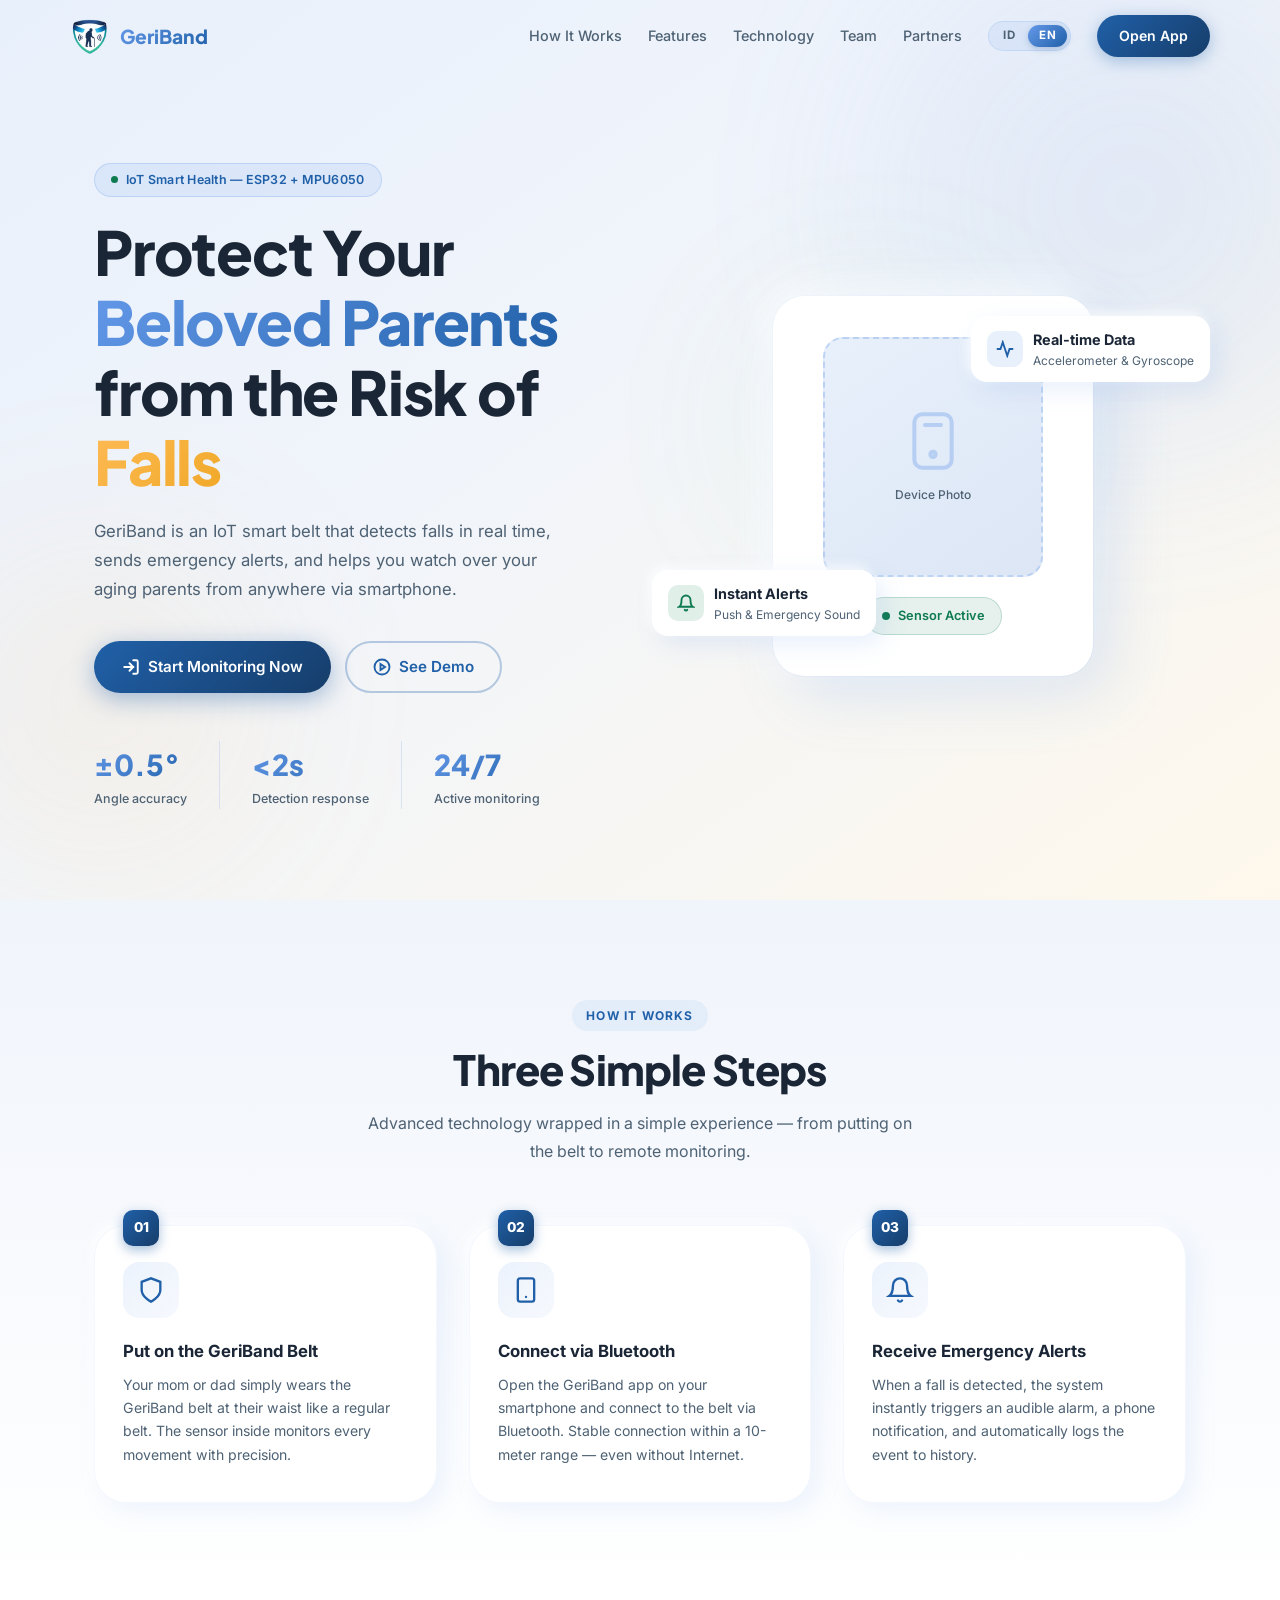
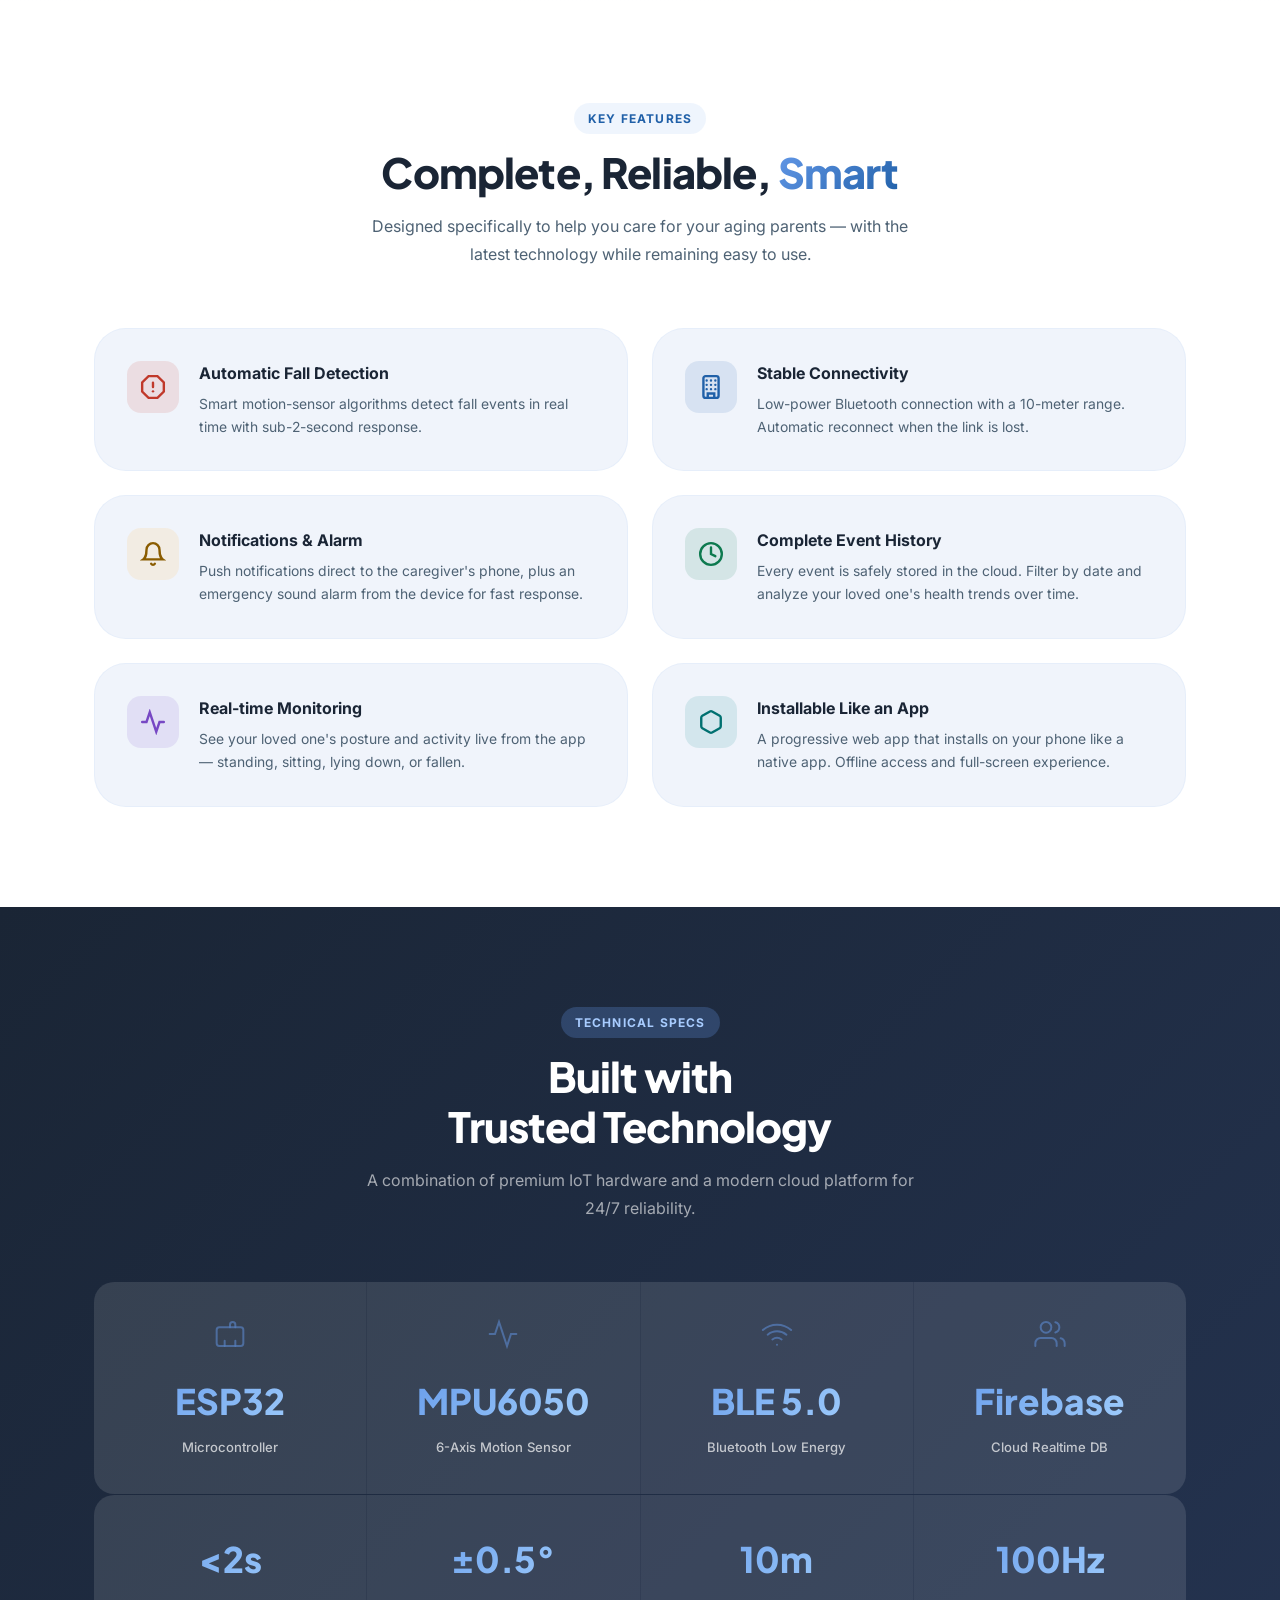
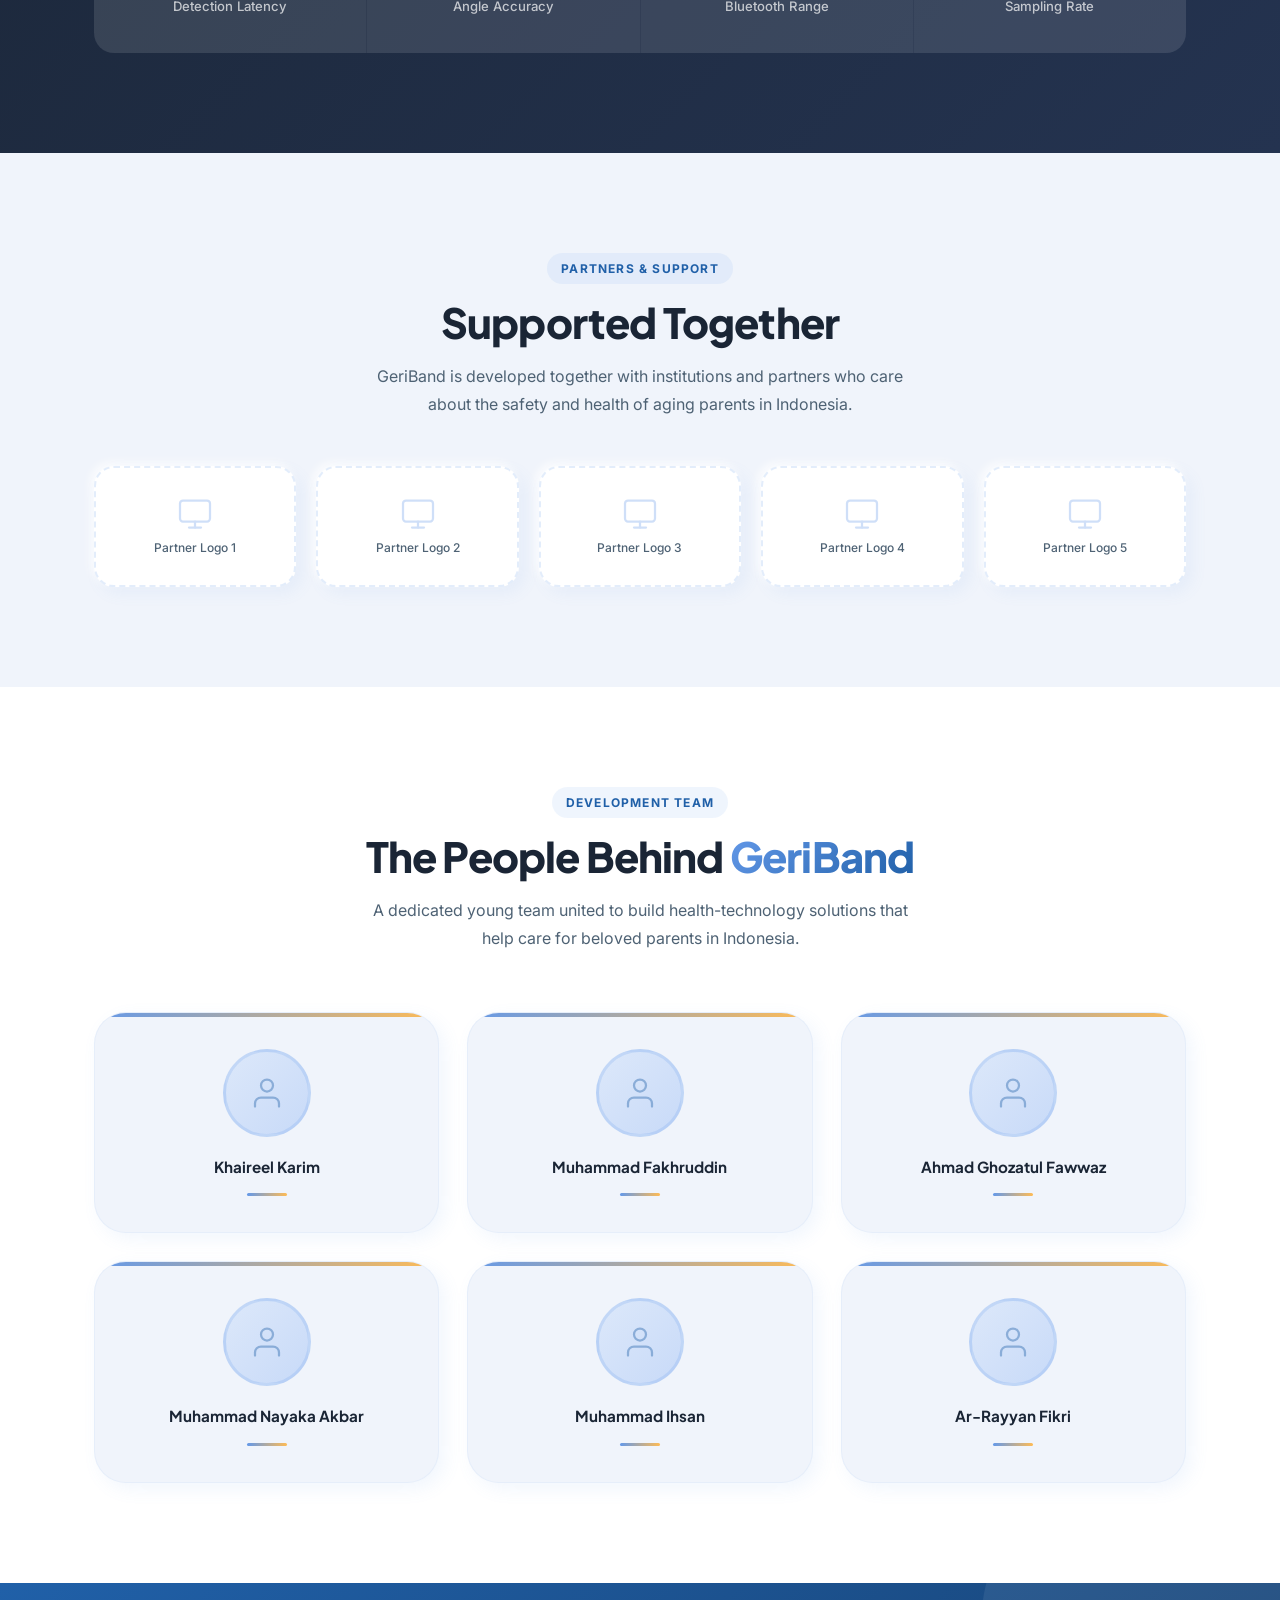
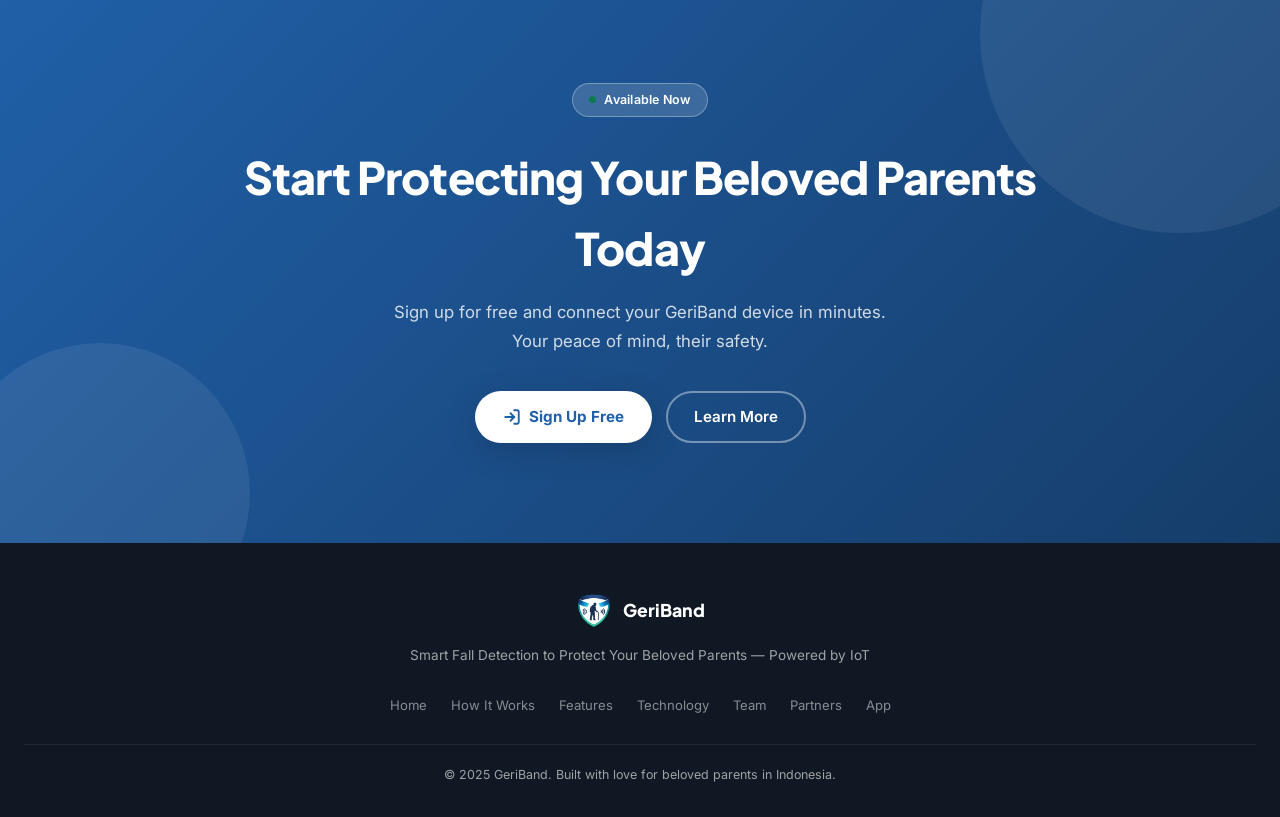
<file: index.html>
<!DOCTYPE html>
<html lang="id">
<head>
  <meta charset="UTF-8">
  <meta name="viewport" content="width=device-width, initial-scale=1.0">
  <meta name="description" data-i18n="meta.description" content="GeriBand — Sabuk pintar pendeteksi jatuh untuk menjaga orang tua tercinta yang sudah lanjut usia, berbasis IoT.">
  <meta name="theme-color" content="#6499e9">
  <title data-i18n="meta.title">GeriBand — Lindungi Orang Tua Tercinta dari Risiko Jatuh</title>
  <link rel="shortcut icon" href="assets/favicon.ico">
  <link rel="icon" type="image/png" sizes="32x32" href="assets/icon-32.png">
  <link rel="icon" type="image/png" sizes="16x16" href="assets/icon-16.png">
  <link rel="apple-touch-icon" sizes="180x180" href="assets/icon-192.png">
  <link rel="preconnect" href="https://fonts.googleapis.com">
  <link rel="preconnect" href="https://fonts.gstatic.com" crossorigin>
  <link href="https://fonts.googleapis.com/css2?family=Inter:wght@300;400;500;600;700;800;900&family=Plus+Jakarta+Sans:wght@400;500;600;700;800&display=swap" rel="stylesheet">
  <link rel="stylesheet" href="assets/index.css">

  <!-- ══════════════════════════════════════════════════
       Pre-load screen — shown until all assets are ready
       Inlined so it appears BEFORE the external CSS loads.
       ══════════════════════════════════════════════════ -->
  <style id="preload-styles">
    html, body { margin: 0; padding: 0; background: #eef1f8; }

    body.preloading { overflow: hidden !important; }
    body.preloading > *:not(#page-loader) { visibility: hidden !important; }

    #page-loader {
      position: fixed;
      inset: 0;
      background: #eef1f8;
      display: flex;
      align-items: center;
      justify-content: center;
      z-index: 99999;
      transition: opacity 0.45s ease, visibility 0.45s ease;
    }
    #page-loader.hidden {
      opacity: 0;
      visibility: hidden;
      pointer-events: none;
    }
    #page-loader .spinner {
      width: 54px;
      height: 54px;
      border: 4px solid rgba(91,140,216,0.18);
      border-top-color: #1e4e8c;
      border-radius: 50%;
      animation: pl-spin 0.9s linear infinite;
    }
    @keyframes pl-spin {
      to { transform: rotate(360deg); }
    }
    @media (prefers-reduced-motion: reduce) {
      #page-loader .spinner { animation-duration: 1.8s; }
    }
  </style>

</head>
<body class="preloading">

<!-- ══════════════════════════════════════════════════
     Pre-load spinner — removed once all assets are ready
     ══════════════════════════════════════════════════ -->
<div id="page-loader" role="status" aria-live="polite" aria-label="Memuat halaman">
  <div class="spinner"></div>
</div>

<!-- ── Navigation ── -->
<nav id="navbar">
  <div class="nav-inner">
    <a class="nav-logo" href="#hero">
      <img src="assets/icon.png" alt="GeriBand">
      <span class="nav-logo-name">GeriBand</span>
    </a>
    <div class="nav-links">
      <a href="#how-it-works"  data-i18n="nav.howItWorks">Cara Kerja</a>
      <a href="#features"      data-i18n="nav.features">Fitur</a>
      <a href="#tech"          data-i18n="nav.tech">Teknologi</a>
      <a href="#team"          data-i18n="nav.team">Tim</a>
      <a href="#partners"      data-i18n="nav.partners">Partner</a>
      <div class="lang-toggle" role="group" aria-label="Language">
        <button type="button" class="lang-btn active" data-lang="id" aria-label="Bahasa Indonesia">ID</button>
        <button type="button" class="lang-btn"        data-lang="en" aria-label="English">EN</button>
      </div>
      <a href="auth.html" class="nav-cta" data-i18n="nav.cta">Buka Aplikasi</a>
    </div>
    <button class="nav-hamburger" id="hamburgerBtn" aria-label="Menu">
      <svg width="22" height="22" viewBox="0 0 24 24" fill="none" stroke="currentColor" stroke-width="2.5" stroke-linecap="round">
        <line x1="3" y1="6" x2="21" y2="6"/>
        <line x1="3" y1="12" x2="21" y2="12"/>
        <line x1="3" y1="18" x2="21" y2="18"/>
      </svg>
    </button>
  </div>
</nav>

<!-- ── Mobile Menu ── -->
<div class="mobile-menu" id="mobileMenu">
  <a href="#how-it-works" onclick="closeMobile()" data-i18n="nav.howItWorks">Cara Kerja</a>
  <a href="#features"     onclick="closeMobile()" data-i18n="nav.features">Fitur</a>
  <a href="#tech"         onclick="closeMobile()" data-i18n="nav.tech">Teknologi</a>
  <a href="#team"         onclick="closeMobile()" data-i18n="nav.team">Tim</a>
  <a href="#partners"     onclick="closeMobile()" data-i18n="nav.partners">Partner</a>
  <div class="lang-toggle lang-toggle-mobile" role="group" aria-label="Language">
    <button type="button" class="lang-btn active" data-lang="id" aria-label="Bahasa Indonesia">ID</button>
    <button type="button" class="lang-btn"        data-lang="en" aria-label="English">EN</button>
  </div>
  <a href="auth.html" class="nav-cta" onclick="closeMobile()" data-i18n="nav.cta">Buka Aplikasi</a>
</div>

<!-- ══════════════════════════════════════════════ HERO ══ -->
<section class="hero" id="hero">
  <div class="hero-bg"></div>
  <div class="hero-blob hero-blob-1"></div>
  <div class="hero-blob hero-blob-2"></div>
  <div class="hero-blob hero-blob-3"></div>

  <div class="hero-inner">
    <div class="hero-content">
      <div class="hero-badge">
        <div class="hero-badge-dot"></div>
        <span data-i18n="hero.badge">IoT Smart Health</span>
      </div>
      <h1 class="hero-title">
        <span data-i18n="hero.titlePart1">Lindungi</span>
        <span class="gradient-text" data-i18n="hero.titleHighlight1">Orang Tua Tercinta</span><br>
        <span data-i18n="hero.titlePart2">dari Risiko</span>
        <span class="accent-text" data-i18n="hero.titleHighlight2">Jatuh</span>
      </h1>
      <p class="hero-desc" data-i18n="hero.desc">
        GeriBand adalah sabuk pintar berbasis IoT yang mendeteksi jatuh secara langsung,
        mengirim peringatan darurat, dan membantu Anda menjaga ayah-ibu tercinta yang sudah lanjut usia dari mana saja melalui smartphone.
      </p>
      <div class="hero-actions">
        <a href="auth.html" class="btn-primary">
          <svg width="18" height="18" viewBox="0 0 24 24" fill="none" stroke="currentColor" stroke-width="2.5" stroke-linecap="round">
            <path d="M15 3h4a2 2 0 0 1 2 2v14a2 2 0 0 1-2 2h-4"/>
            <polyline points="10 17 15 12 10 7"/>
            <line x1="15" y1="12" x2="3" y2="12"/>
          </svg>
          <span data-i18n="hero.ctaPrimary">Mulai Pantau Sekarang</span>
        </a>
        <a href="#how-it-works" class="btn-outline">
          <svg width="18" height="18" viewBox="0 0 24 24" fill="none" stroke="currentColor" stroke-width="2.5" stroke-linecap="round">
            <circle cx="12" cy="12" r="10"/>
            <polygon points="10 8 16 12 10 16 10 8"/>
          </svg>
          <span data-i18n="hero.ctaSecondary">Lihat Demo</span>
        </a>
      </div>
      <div class="hero-stats">
        <div>
          <div class="hero-stat-value">±0.5°</div>
          <div class="hero-stat-label" data-i18n="hero.stat1Label">Akurasi sudut</div>
        </div>
        <div class="hero-divider"></div>
        <div>
          <div class="hero-stat-value">&lt;2s</div>
          <div class="hero-stat-label" data-i18n="hero.stat2Label">Respons deteksi</div>
        </div>
        <div class="hero-divider"></div>
        <div>
          <div class="hero-stat-value">24/7</div>
          <div class="hero-stat-label" data-i18n="hero.stat3Label">Monitoring aktif</div>
        </div>
      </div>
    </div>

    <div class="hero-visual">
      <div class="hero-device-card">
        <div class="device-img-placeholder" id="deviceImgWrap">
          <svg width="64" height="64" viewBox="0 0 24 24" fill="none" stroke="#6499e9" stroke-width="1.5" stroke-linecap="round">
            <rect x="5" y="2" width="14" height="20" rx="3"/>
            <circle cx="12" cy="17" r="1"/>
            <line x1="9" y1="6" x2="15" y2="6"/>
          </svg>
          <span data-i18n="hero.devicePhoto">Foto Alat</span>
        </div>
        <div class="device-chip">
          <div class="device-chip-dot"></div>
          <span data-i18n="hero.sensorActive">Sensor Aktif</span>
        </div>
      </div>

      <div class="hero-float-card hero-float-card-1">
        <div class="float-icon float-icon-blue">
          <svg width="18" height="18" viewBox="0 0 24 24" fill="none" stroke="currentColor" stroke-width="2.5" stroke-linecap="round">
            <polyline points="22 12 18 12 15 21 9 3 6 12 2 12"/>
          </svg>
        </div>
        <div>
          <div class="float-card-title" data-i18n="hero.floatCard1Title">Data Real-time</div>
          <div class="float-card-sub"   data-i18n="hero.floatCard1Sub">Akselerometer &amp; Giroskop</div>
        </div>
      </div>

      <div class="hero-float-card hero-float-card-2">
        <div class="float-icon float-icon-green">
          <svg width="18" height="18" viewBox="0 0 24 24" fill="none" stroke="currentColor" stroke-width="2.5" stroke-linecap="round">
            <path d="M18 8A6 6 0 0 0 6 8c0 7-3 9-3 9h18s-3-2-3-9"/>
            <path d="M13.73 21a2 2 0 0 1-3.46 0"/>
          </svg>
        </div>
        <div>
          <div class="float-card-title" data-i18n="hero.floatCard2Title">Notifikasi Instan</div>
          <div class="float-card-sub"   data-i18n="hero.floatCard2Sub">Push &amp; Suara Darurat</div>
        </div>
      </div>
    </div>
  </div>
</section>

<!-- ══════════════════════════════════════ HOW IT WORKS ══ -->
<section class="section hiw-bg" id="how-it-works">
  <div class="container">
    <div class="text-center fade-in">
      <span class="section-tag"    data-i18n="hiw.tag">Cara Kerja</span>
      <h2 class="section-title"    data-i18n="hiw.title">Tiga Langkah Mudah</h2>
      <p  class="section-desc centered" data-i18n="hiw.desc">
        Teknologi canggih yang dikemas menjadi pengalaman sederhana — dari pemasangan sabuk hingga pemantauan jarak jauh.
      </p>
    </div>

    <div class="steps-grid">
      <div class="step-card fade-in fade-in-delay-1">
        <div class="step-number">01</div>
        <div class="step-icon">
          <svg width="28" height="28" viewBox="0 0 24 24" fill="none" stroke="currentColor" stroke-width="2" stroke-linecap="round">
            <path d="M12 22s8-4 8-10V5l-8-3-8 3v7c0 6 8 10 8 10z"/>
          </svg>
        </div>
        <div class="step-title"      data-i18n="hiw.step1Title">Pasang Sabuk GeriBand</div>
        <p class="step-desc"         data-i18n="hiw.step1Desc">Ayah atau ibu cukup memakai sabuk GeriBand di pinggang seperti sabuk biasa. Sensor di dalamnya siap memantau setiap gerakan dengan presisi.</p>
      </div>

      <div class="step-card fade-in fade-in-delay-2">
        <div class="step-number">02</div>
        <div class="step-icon">
          <svg width="28" height="28" viewBox="0 0 24 24" fill="none" stroke="currentColor" stroke-width="2" stroke-linecap="round">
            <rect x="5" y="2" width="14" height="20" rx="2"/>
            <path d="M12 18h.01"/>
          </svg>
        </div>
        <div class="step-title"      data-i18n="hiw.step2Title">Hubungkan via Bluetooth</div>
        <p class="step-desc"         data-i18n="hiw.step2Desc">Buka aplikasi GeriBand di smartphone, lalu hubungkan ke sabuk melalui Bluetooth. Koneksi stabil dalam radius 10 meter tanpa Internet sekalipun.</p>
      </div>

      <div class="step-card fade-in fade-in-delay-3">
        <div class="step-number">03</div>
        <div class="step-icon">
          <svg width="28" height="28" viewBox="0 0 24 24" fill="none" stroke="currentColor" stroke-width="2" stroke-linecap="round">
            <path d="M18 8A6 6 0 0 0 6 8c0 7-3 9-3 9h18s-3-2-3-9"/>
            <path d="M13.73 21a2 2 0 0 1-3.46 0"/>
          </svg>
        </div>
        <div class="step-title"      data-i18n="hiw.step3Title">Terima Peringatan Darurat</div>
        <p class="step-desc"         data-i18n="hiw.step3Desc">Saat jatuh terdeteksi, sistem langsung memicu alarm suara, notifikasi ke ponsel, dan mencatat kejadian ke riwayat secara otomatis.</p>
      </div>
    </div>
  </div>
</section>

<!-- ══════════════════════════════════════════ FEATURES ══ -->
<section class="section features-bg" id="features">
  <div class="container">
    <div class="text-center fade-in">
      <span class="section-tag" data-i18n="feat.tag">Fitur Unggulan</span>
      <h2 class="section-title">
        <span data-i18n="feat.titlePart1">Lengkap, Andal,</span>
        <span class="gradient-text" data-i18n="feat.titleHighlight">Cerdas</span>
      </h2>
      <p class="section-desc centered" data-i18n="feat.desc">
        Dirancang khusus untuk membantu Anda menjaga orang tua tercinta yang sudah lanjut usia — dengan teknologi terkini yang tetap mudah digunakan.
      </p>
    </div>

    <div class="features-grid">
      <div class="feature-card fade-in fade-in-delay-1">
        <div class="feature-icon fi-red">
          <svg width="26" height="26" viewBox="0 0 24 24" fill="none" stroke="currentColor" stroke-width="2.2" stroke-linecap="round">
            <polygon points="7.86 2 16.14 2 22 7.86 22 16.14 16.14 22 7.86 22 2 16.14 2 7.86 7.86 2"/>
            <line x1="12" y1="8" x2="12" y2="12"/>
            <line x1="12" y1="16" x2="12.01" y2="16"/>
          </svg>
        </div>
        <div class="feature-body">
          <div class="feature-title" data-i18n="feat.1Title">Deteksi Jatuh Otomatis</div>
          <p class="feature-desc"    data-i18n="feat.1Desc">Algoritma cerdas berbasis sensor gerak mendeteksi kejadian jatuh secara real-time dengan respons kurang dari 2 detik.</p>
        </div>
      </div>

      <div class="feature-card fade-in fade-in-delay-2">
        <div class="feature-icon fi-blue">
          <svg width="26" height="26" viewBox="0 0 24 24" fill="none" stroke="currentColor" stroke-width="2.2" stroke-linecap="round">
            <rect x="5" y="2" width="14" height="20" rx="2"/>
            <path d="M9 22v-4h6v4"/>
            <path d="M8 6h.01M12 6h.01M16 6h.01M8 10h.01M12 10h.01M16 10h.01M8 14h.01M12 14h.01M16 14h.01"/>
          </svg>
        </div>
        <div class="feature-body">
          <div class="feature-title" data-i18n="feat.2Title">Konektivitas Stabil</div>
          <p class="feature-desc"    data-i18n="feat.2Desc">Koneksi Bluetooth hemat daya dengan jangkauan 10 meter. Otomatis menyambung ulang saat koneksi terputus.</p>
        </div>
      </div>

      <div class="feature-card fade-in fade-in-delay-3">
        <div class="feature-icon fi-yellow">
          <svg width="26" height="26" viewBox="0 0 24 24" fill="none" stroke="currentColor" stroke-width="2.2" stroke-linecap="round">
            <path d="M18 8A6 6 0 0 0 6 8c0 7-3 9-3 9h18s-3-2-3-9"/>
            <path d="M13.73 21a2 2 0 0 1-3.46 0"/>
          </svg>
        </div>
        <div class="feature-body">
          <div class="feature-title" data-i18n="feat.3Title">Notifikasi &amp; Alarm</div>
          <p class="feature-desc"    data-i18n="feat.3Desc">Notifikasi push langsung ke ponsel pengasuh, disertai alarm suara darurat dari perangkat untuk respons cepat.</p>
        </div>
      </div>

      <div class="feature-card fade-in fade-in-delay-4">
        <div class="feature-icon fi-green">
          <svg width="26" height="26" viewBox="0 0 24 24" fill="none" stroke="currentColor" stroke-width="2.2" stroke-linecap="round">
            <circle cx="12" cy="12" r="10"/>
            <polyline points="12 6 12 12 16 14"/>
          </svg>
        </div>
        <div class="feature-body">
          <div class="feature-title" data-i18n="feat.4Title">Riwayat Kejadian Lengkap</div>
          <p class="feature-desc"    data-i18n="feat.4Desc">Semua kejadian tersimpan aman di cloud. Filter berdasarkan tanggal dan pantau tren kesehatan orang tua tercinta dari waktu ke waktu.</p>
        </div>
      </div>

      <div class="feature-card fade-in fade-in-delay-5">
        <div class="feature-icon fi-purple">
          <svg width="26" height="26" viewBox="0 0 24 24" fill="none" stroke="currentColor" stroke-width="2.2" stroke-linecap="round">
            <polyline points="22 12 18 12 15 21 9 3 6 12 2 12"/>
          </svg>
        </div>
        <div class="feature-body">
          <div class="feature-title" data-i18n="feat.5Title">Pantauan Real-time</div>
          <p class="feature-desc"    data-i18n="feat.5Desc">Pantau posisi dan aktivitas orang tua tercinta secara langsung dari aplikasi — berdiri, duduk, berbaring, atau jatuh.</p>
        </div>
      </div>

      <div class="feature-card fade-in fade-in-delay-1">
        <div class="feature-icon fi-teal">
          <svg width="26" height="26" viewBox="0 0 24 24" fill="none" stroke="currentColor" stroke-width="2.2" stroke-linecap="round">
            <path d="M21 16V8a2 2 0 0 0-1-1.73l-7-4a2 2 0 0 0-2 0l-7 4A2 2 0 0 0 3 8v8a2 2 0 0 0 1 1.73l7 4a2 2 0 0 0 2 0l7-4A2 2 0 0 0 21 16z"/>
          </svg>
        </div>
        <div class="feature-body">
          <div class="feature-title" data-i18n="feat.6Title">Bisa di-Install seperti Aplikasi</div>
          <p class="feature-desc"    data-i18n="feat.6Desc">Aplikasi web progresif yang dapat diinstal di HP seperti aplikasi native. Akses offline dan tampilan full-screen.</p>
        </div>
      </div>
    </div>
  </div>
</section>

<!-- ══════════════════════════════════════ TECH SPECS ══ -->
<section class="section specs-bg" id="tech">
  <div class="container">
    <div class="text-center fade-in">
      <span class="section-tag" data-i18n="tech.tag">Spesifikasi Teknis</span>
      <h2 class="section-title">
        <span data-i18n="tech.titlePart1">Dibangun dengan</span><br>
        <span data-i18n="tech.titlePart2">Teknologi Terpercaya</span>
      </h2>
      <p class="section-desc centered" style="color:rgba(255,255,255,0.6);" data-i18n="tech.desc">
        Kombinasi hardware IoT berkualitas tinggi dengan platform cloud modern untuk keandalan 24/7.
      </p>
    </div>

    <div class="specs-grid fade-in fade-in-delay-1">
      <div class="spec-item">
        <div class="spec-icon">
          <svg width="32" height="32" viewBox="0 0 24 24" fill="none" stroke="rgba(100,153,233,0.7)" stroke-width="1.5" stroke-linecap="round">
            <rect x="2" y="7" width="20" height="14" rx="2"/>
            <path d="M16 7V5a2 2 0 0 0-4 0v2M8 21v-4M16 21v-4"/>
          </svg>
        </div>
        <div class="spec-value">ESP32</div>
        <div class="spec-label" data-i18n="tech.spec1">Mikrokontroler</div>
      </div>
      <div class="spec-item">
        <div class="spec-icon">
          <svg width="32" height="32" viewBox="0 0 24 24" fill="none" stroke="rgba(100,153,233,0.7)" stroke-width="1.5" stroke-linecap="round">
            <polyline points="22 12 18 12 15 21 9 3 6 12 2 12"/>
          </svg>
        </div>
        <div class="spec-value">MPU6050</div>
        <div class="spec-label" data-i18n="tech.spec2">Sensor Gerak 6-Axis</div>
      </div>
      <div class="spec-item">
        <div class="spec-icon">
          <svg width="32" height="32" viewBox="0 0 24 24" fill="none" stroke="rgba(100,153,233,0.7)" stroke-width="1.5" stroke-linecap="round">
            <path d="M5 12.55a11 11 0 0 1 14.08 0"/>
            <path d="M1.42 9a16 16 0 0 1 21.16 0"/>
            <path d="M8.53 16.11a6 6 0 0 1 6.95 0"/>
            <line x1="12" y1="20" x2="12.01" y2="20"/>
          </svg>
        </div>
        <div class="spec-value">BLE 5.0</div>
        <div class="spec-label" data-i18n="tech.spec3">Bluetooth Low Energy</div>
      </div>
      <div class="spec-item">
        <div class="spec-icon">
          <svg width="32" height="32" viewBox="0 0 24 24" fill="none" stroke="rgba(100,153,233,0.7)" stroke-width="1.5" stroke-linecap="round">
            <path d="M17 21v-2a4 4 0 0 0-4-4H5a4 4 0 0 0-4 4v2"/>
            <circle cx="9" cy="7" r="4"/>
            <path d="M23 21v-2a4 4 0 0 0-3-3.87"/>
            <path d="M16 3.13a4 4 0 0 1 0 7.75"/>
          </svg>
        </div>
        <div class="spec-value">Firebase</div>
        <div class="spec-label" data-i18n="tech.spec4">Cloud Realtime DB</div>
      </div>
    </div>

    <div class="specs-grid fade-in fade-in-delay-2" style="margin-top:1px;">
      <div class="spec-item">
        <div class="spec-value">&lt;2s</div>
        <div class="spec-label" data-i18n="tech.spec5">Latensi Deteksi</div>
      </div>
      <div class="spec-item">
        <div class="spec-value">±0.5°</div>
        <div class="spec-label" data-i18n="tech.spec6">Akurasi Sudut</div>
      </div>
      <div class="spec-item">
        <div class="spec-value">10m</div>
        <div class="spec-label" data-i18n="tech.spec7">Jangkauan Bluetooth</div>
      </div>
      <div class="spec-item">
        <div class="spec-value">100Hz</div>
        <div class="spec-label" data-i18n="tech.spec8">Sampling Rate</div>
      </div>
    </div>
  </div>
</section>

<!-- ══════════════════════════════════════════ PARTNERS ══ -->
<section class="section partners-bg" id="partners">
  <div class="container">
    <div class="text-center fade-in">
      <span class="section-tag"      data-i18n="part.tag">Partner &amp; Dukungan</span>
      <h2 class="section-title"      data-i18n="part.title">Didukung Bersama</h2>
      <p class="section-desc centered" data-i18n="part.desc">
        GeriBand dikembangkan bersama institusi dan mitra yang peduli terhadap keselamatan dan kesehatan orang tua tercinta di Indonesia.
      </p>
    </div>

    <div class="partners-grid">
      <div class="partner-slot fade-in fade-in-delay-1">
        <div class="partner-placeholder">
          <svg width="36" height="36" viewBox="0 0 24 24" fill="none" stroke="#6499e9" stroke-width="1.5" stroke-linecap="round">
            <rect x="2" y="3" width="20" height="14" rx="2"/>
            <line x1="8" y1="21" x2="16" y2="21"/>
            <line x1="12" y1="17" x2="12" y2="21"/>
          </svg>
          <span><span data-i18n="part.logo">Logo Partner</span> 1</span>
        </div>
      </div>

      <div class="partner-slot fade-in fade-in-delay-2">
        <div class="partner-placeholder">
          <svg width="36" height="36" viewBox="0 0 24 24" fill="none" stroke="#6499e9" stroke-width="1.5" stroke-linecap="round">
            <rect x="2" y="3" width="20" height="14" rx="2"/>
            <line x1="8" y1="21" x2="16" y2="21"/>
            <line x1="12" y1="17" x2="12" y2="21"/>
          </svg>
          <span><span data-i18n="part.logo">Logo Partner</span> 2</span>
        </div>
      </div>

      <div class="partner-slot fade-in fade-in-delay-3">
        <div class="partner-placeholder">
          <svg width="36" height="36" viewBox="0 0 24 24" fill="none" stroke="#6499e9" stroke-width="1.5" stroke-linecap="round">
            <rect x="2" y="3" width="20" height="14" rx="2"/>
            <line x1="8" y1="21" x2="16" y2="21"/>
            <line x1="12" y1="17" x2="12" y2="21"/>
          </svg>
          <span><span data-i18n="part.logo">Logo Partner</span> 3</span>
        </div>
      </div>

      <div class="partner-slot fade-in fade-in-delay-4">
        <div class="partner-placeholder">
          <svg width="36" height="36" viewBox="0 0 24 24" fill="none" stroke="#6499e9" stroke-width="1.5" stroke-linecap="round">
            <rect x="2" y="3" width="20" height="14" rx="2"/>
            <line x1="8" y1="21" x2="16" y2="21"/>
            <line x1="12" y1="17" x2="12" y2="21"/>
          </svg>
          <span><span data-i18n="part.logo">Logo Partner</span> 4</span>
        </div>
      </div>

      <div class="partner-slot fade-in fade-in-delay-5">
        <div class="partner-placeholder">
          <svg width="36" height="36" viewBox="0 0 24 24" fill="none" stroke="#6499e9" stroke-width="1.5" stroke-linecap="round">
            <rect x="2" y="3" width="20" height="14" rx="2"/>
            <line x1="8" y1="21" x2="16" y2="21"/>
            <line x1="12" y1="17" x2="12" y2="21"/>
          </svg>
          <span><span data-i18n="part.logo">Logo Partner</span> 5</span>
        </div>
      </div>
    </div>
  </div>
</section>

<!-- ═══════════════════════════════════════════════ TEAM ══ -->
<section class="section team-bg" id="team">
  <div class="container">
    <div class="text-center fade-in">
      <span class="section-tag" data-i18n="team.tag">Tim Pengembang</span>
      <h2 class="section-title">
        <span data-i18n="team.titlePart1">Orang-orang di Balik</span>
        <span class="gradient-text">GeriBand</span>
      </h2>
      <p class="section-desc centered" data-i18n="team.desc">
        Tim muda berdedikasi yang bersatu untuk menciptakan solusi teknologi kesehatan untuk menjaga orang tua tercinta di Indonesia.
      </p>
    </div>

    <div class="team-grid">

      <div class="team-card fade-in fade-in-delay-1">
        <div class="team-avatar">
          <div class="team-avatar-placeholder">
            <svg width="36" height="36" viewBox="0 0 24 24" fill="none" stroke="currentColor" stroke-width="1.5" stroke-linecap="round">
              <path d="M20 21v-2a4 4 0 0 0-4-4H8a4 4 0 0 0-4 4v2"/>
              <circle cx="12" cy="7" r="4"/>
            </svg>
          </div>
        </div>
        <div class="team-name">Khaireel Karim</div>
        <div class="team-divider"></div>
      </div>

      <div class="team-card fade-in fade-in-delay-2">
        <div class="team-avatar">
          <div class="team-avatar-placeholder">
            <svg width="36" height="36" viewBox="0 0 24 24" fill="none" stroke="currentColor" stroke-width="1.5" stroke-linecap="round">
              <path d="M20 21v-2a4 4 0 0 0-4-4H8a4 4 0 0 0-4 4v2"/>
              <circle cx="12" cy="7" r="4"/>
            </svg>
          </div>
        </div>
        <div class="team-name">Muhammad Fakhruddin</div>
        <div class="team-divider"></div>
      </div>

      <div class="team-card fade-in fade-in-delay-3">
        <div class="team-avatar">
          <div class="team-avatar-placeholder">
            <svg width="36" height="36" viewBox="0 0 24 24" fill="none" stroke="currentColor" stroke-width="1.5" stroke-linecap="round">
              <path d="M20 21v-2a4 4 0 0 0-4-4H8a4 4 0 0 0-4 4v2"/>
              <circle cx="12" cy="7" r="4"/>
            </svg>
          </div>
        </div>
        <div class="team-name">Ahmad Ghozatul Fawwaz</div>
        <div class="team-divider"></div>
      </div>

      <div class="team-card fade-in fade-in-delay-4">
        <div class="team-avatar">
          <div class="team-avatar-placeholder">
            <svg width="36" height="36" viewBox="0 0 24 24" fill="none" stroke="currentColor" stroke-width="1.5" stroke-linecap="round">
              <path d="M20 21v-2a4 4 0 0 0-4-4H8a4 4 0 0 0-4 4v2"/>
              <circle cx="12" cy="7" r="4"/>
            </svg>
          </div>
        </div>
        <div class="team-name">Muhammad Nayaka Akbar</div>
        <div class="team-divider"></div>
      </div>

      <div class="team-card fade-in fade-in-delay-5">
        <div class="team-avatar">
          <div class="team-avatar-placeholder">
            <svg width="36" height="36" viewBox="0 0 24 24" fill="none" stroke="currentColor" stroke-width="1.5" stroke-linecap="round">
              <path d="M20 21v-2a4 4 0 0 0-4-4H8a4 4 0 0 0-4 4v2"/>
              <circle cx="12" cy="7" r="4"/>
            </svg>
          </div>
        </div>
        <div class="team-name">Muhammad Ihsan</div>
        <div class="team-divider"></div>
      </div>

      <div class="team-card fade-in fade-in-delay-1">
        <div class="team-avatar">
          <div class="team-avatar-placeholder">
            <svg width="36" height="36" viewBox="0 0 24 24" fill="none" stroke="currentColor" stroke-width="1.5" stroke-linecap="round">
              <path d="M20 21v-2a4 4 0 0 0-4-4H8a4 4 0 0 0-4 4v2"/>
              <circle cx="12" cy="7" r="4"/>
            </svg>
          </div>
        </div>
        <div class="team-name">Ar-Rayyan Fikri</div>
        <div class="team-divider"></div>
      </div>

    </div>
  </div>
</section>

<!-- ══════════════════════════════════════════════ CTA ══ -->
<section class="cta-section" id="cta">
  <div class="cta-blob cta-blob-1"></div>
  <div class="cta-blob cta-blob-2"></div>
  <div class="container cta-inner text-center fade-in">
    <div class="hero-badge" style="justify-content:center;background:rgba(255,255,255,0.15);border-color:rgba(255,255,255,0.3);color:#fff;margin-bottom:24px;">
      <div class="hero-badge-dot"></div>
      <span data-i18n="cta.badge">Tersedia Sekarang</span>
    </div>
    <h2 class="cta-title" data-i18n="cta.title" data-i18n-html>Mulai Lindungi Orang Tua Tercinta<br>Hari Ini</h2>
    <p class="cta-desc"   data-i18n="cta.desc"  data-i18n-html>
      Daftar gratis dan hubungkan perangkat GeriBand dalam hitungan menit.<br>
      Ketenangan pikiran Anda, keselamatan mereka.
    </p>
    <div class="cta-actions">
      <a href="auth.html" class="btn-white">
        <svg width="18" height="18" viewBox="0 0 24 24" fill="none" stroke="currentColor" stroke-width="2.5" stroke-linecap="round">
          <path d="M15 3h4a2 2 0 0 1 2 2v14a2 2 0 0 1-2 2h-4"/>
          <polyline points="10 17 15 12 10 7"/>
          <line x1="15" y1="12" x2="3" y2="12"/>
        </svg>
        <span data-i18n="cta.primary">Daftar Gratis</span>
      </a>
      <a href="#how-it-works" class="btn-white-outline" data-i18n="cta.secondary">Pelajari Lebih Lanjut</a>
    </div>
  </div>
</section>

<!-- ═══════════════════════════════════════════ FOOTER ══ -->
<footer>
  <div class="footer-logo">
    <img src="assets/icon.png" alt="GeriBand">
    <span class="footer-logo-name">GeriBand</span>
  </div>
  <p class="footer-tagline" data-i18n="footer.tagline">Pendeteksi Jatuh Cerdas untuk Menjaga Orang Tua Tercinta — Didukung IoT</p>
  <div class="footer-links">
    <a href="#hero"          data-i18n="footer.home">Beranda</a>
    <a href="#how-it-works"  data-i18n="nav.howItWorks">Cara Kerja</a>
    <a href="#features"      data-i18n="nav.features">Fitur</a>
    <a href="#tech"          data-i18n="nav.tech">Teknologi</a>
    <a href="#team"          data-i18n="nav.team">Tim</a>
    <a href="#partners"      data-i18n="nav.partners">Partner</a>
    <a href="auth.html"      data-i18n="footer.app">Aplikasi</a>
  </div>
  <div class="footer-copy" data-i18n="footer.copy">
    &copy; 2025 GeriBand. Dikembangkan dengan cinta untuk orang tua tercinta di Indonesia.
  </div>
</footer>

<script>
  /* ══════════════════════════════════════════════════
     i18n — Bilingual toggle (ID / EN)
     ══════════════════════════════════════════════════ */
  const I18N = {
    id: {
      'meta.title':        'GeriBand — Lindungi Orang Tua Tercinta dari Risiko Jatuh',
      'meta.description':  'GeriBand — Sabuk pintar pendeteksi jatuh untuk menjaga orang tua tercinta yang sudah lanjut usia, berbasis IoT.',

      'nav.howItWorks':    'Cara Kerja',
      'nav.features':      'Fitur',
      'nav.tech':          'Teknologi',
      'nav.team':          'Tim',
      'nav.partners':      'Partner',
      'nav.cta':           'Buka Aplikasi',

      'hero.badge':        'IoT Smart Health ',
      'hero.titlePart1':   'Lindungi',
      'hero.titleHighlight1': 'Orang Tua Tercinta',
      'hero.titlePart2':   'dari Risiko',
      'hero.titleHighlight2': 'Jatuh',
      'hero.desc':         'GeriBand adalah sabuk pintar berbasis IoT yang mendeteksi jatuh secara langsung, mengirim peringatan darurat, dan membantu Anda menjaga ayah-ibu tercinta yang sudah lanjut usia dari mana saja melalui smartphone.',
      'hero.ctaPrimary':   'Mulai Pantau Sekarang',
      'hero.ctaSecondary': 'Lihat Demo',
      'hero.stat1Label':   'Akurasi sudut',
      'hero.stat2Label':   'Respons deteksi',
      'hero.stat3Label':   'Pemantauan aktif',
      'hero.devicePhoto':  'Foto Alat',
      'hero.sensorActive': 'Sensor Aktif',
      'hero.floatCard1Title': 'Data Real-time',
      'hero.floatCard1Sub':   'Akselerometer & Giroskop',
      'hero.floatCard2Title': 'Notifikasi Instan',
      'hero.floatCard2Sub':   'Push & Suara Darurat',

      'hiw.tag':           'Cara Kerja',
      'hiw.title':         'Tiga Langkah Mudah',
      'hiw.desc':          'Teknologi canggih yang dikemas menjadi pengalaman sederhana — dari pemasangan sabuk hingga pemantauan jarak jauh.',
      'hiw.step1Title':    'Pasang Sabuk GeriBand',
      'hiw.step1Desc':     'Ayah atau ibu cukup memakai sabuk GeriBand di pinggang seperti sabuk biasa. Sensor di dalamnya siap memantau setiap gerakan dengan presisi.',
      'hiw.step2Title':    'Hubungkan via Bluetooth',
      'hiw.step2Desc':     'Buka aplikasi GeriBand di smartphone, lalu hubungkan ke sabuk melalui Bluetooth. Koneksi stabil dalam radius 10 meter tanpa Internet sekalipun.',
      'hiw.step3Title':    'Terima Peringatan Darurat',
      'hiw.step3Desc':     'Saat jatuh terdeteksi, sistem langsung memicu alarm suara, notifikasi ke ponsel, dan mencatat kejadian ke riwayat secara otomatis.',

      'feat.tag':          'Fitur Unggulan',
      'feat.titlePart1':   'Lengkap, Andal,',
      'feat.titleHighlight': 'Cerdas',
      'feat.desc':         'Dirancang khusus untuk membantu Anda menjaga orang tua tercinta yang sudah lanjut usia — dengan teknologi terkini yang tetap mudah digunakan.',
      'feat.1Title':       'Deteksi Jatuh Otomatis',
      'feat.1Desc':        'Algoritma cerdas berbasis sensor gerak mendeteksi kejadian jatuh secara real-time dengan respons kurang dari 2 detik.',
      'feat.2Title':       'Konektivitas Stabil',
      'feat.2Desc':        'Koneksi Bluetooth hemat daya dengan jangkauan 10 meter. Otomatis menyambung ulang saat koneksi terputus.',
      'feat.3Title':       'Notifikasi & Alarm',
      'feat.3Desc':        'Notifikasi push langsung ke ponsel pengasuh, disertai alarm suara darurat dari perangkat untuk respons cepat.',
      'feat.4Title':       'Riwayat Kejadian Lengkap',
      'feat.4Desc':        'Semua kejadian tersimpan aman di cloud. Filter berdasarkan tanggal dan pantau tren kesehatan orang tua tercinta dari waktu ke waktu.',
      'feat.5Title':       'Pantauan Real-time',
      'feat.5Desc':        'Pantau posisi dan aktivitas orang tua tercinta secara langsung dari aplikasi — berdiri, duduk, berbaring, atau jatuh.',
      'feat.6Title':       'Bisa di-Install seperti Aplikasi',
      'feat.6Desc':        'Aplikasi web progresif yang dapat diinstal di HP seperti aplikasi native. Akses offline dan tampilan full-screen.',

      'tech.tag':          'Spesifikasi Teknis',
      'tech.titlePart1':   'Dibangun dengan',
      'tech.titlePart2':   'Teknologi Terpercaya',
      'tech.desc':         'Kombinasi hardware IoT berkualitas tinggi dengan platform cloud modern untuk keandalan 24/7.',
      'tech.spec1':        'Mikrokontroler',
      'tech.spec2':        'Sensor Gerak 6-Axis',
      'tech.spec3':        'Bluetooth Low Energy',
      'tech.spec4':        'Cloud Realtime DB',
      'tech.spec5':        'Latensi Deteksi',
      'tech.spec6':        'Akurasi Sudut',
      'tech.spec7':        'Jangkauan Bluetooth',
      'tech.spec8':        'Sampling Rate',

      'part.tag':          'Partner & Dukungan',
      'part.title':        'Didukung Bersama',
      'part.desc':         'GeriBand dikembangkan bersama institusi dan mitra yang peduli terhadap keselamatan dan kesehatan orang tua tercinta di Indonesia.',
      'part.logo':         'Logo Partner',

      'team.tag':          'Tim Pengembang',
      'team.titlePart1':   'Orang-orang di Balik',
      'team.desc':         'Tim muda berdedikasi yang bersatu untuk menciptakan solusi teknologi kesehatan untuk menjaga orang tua tercinta di Indonesia.',
      'cta.badge':         'Tersedia Sekarang',
      'cta.title':         'Mulai Lindungi Orang Tua Tercinta<br>Hari Ini',
      'cta.desc':          'Daftar gratis dan hubungkan perangkat GeriBand dalam hitungan menit.<br>Ketenangan pikiran Anda, keselamatan mereka.',
      'cta.primary':       'Daftar Gratis',
      'cta.secondary':     'Pelajari Lebih Lanjut',

      'footer.tagline':    'Pendeteksi Jatuh Cerdas untuk Menjaga Orang Tua Tercinta — Didukung IoT',
      'footer.home':       'Beranda',
      'footer.app':        'Aplikasi',
      'footer.copy':       '© 2025 GeriBand. Dikembangkan dengan cinta untuk orang tua tercinta di Indonesia.',
    },

    en: {
      'meta.title':        'GeriBand — Protect Your Aging Parents from Falls',
      'meta.description':  'GeriBand — IoT smart belt that detects falls to keep your aging parents safe.',

      'nav.howItWorks':    'How It Works',
      'nav.features':      'Features',
      'nav.tech':          'Technology',
      'nav.team':          'Team',
      'nav.partners':      'Partners',
      'nav.cta':           'Open App',

      'hero.badge':        'IoT Smart Health — ESP32 + MPU6050',
      'hero.titlePart1':   'Protect Your',
      'hero.titleHighlight1': 'Beloved Parents',
      'hero.titlePart2':   'from the Risk of',
      'hero.titleHighlight2': 'Falls',
      'hero.desc':         'GeriBand is an IoT smart belt that detects falls in real time, sends emergency alerts, and helps you watch over your aging parents from anywhere via smartphone.',
      'hero.ctaPrimary':   'Start Monitoring Now',
      'hero.ctaSecondary': 'See Demo',
      'hero.stat1Label':   'Angle accuracy',
      'hero.stat2Label':   'Detection response',
      'hero.stat3Label':   'Active monitoring',
      'hero.devicePhoto':  'Device Photo',
      'hero.sensorActive': 'Sensor Active',
      'hero.floatCard1Title': 'Real-time Data',
      'hero.floatCard1Sub':   'Accelerometer & Gyroscope',
      'hero.floatCard2Title': 'Instant Alerts',
      'hero.floatCard2Sub':   'Push & Emergency Sound',

      'hiw.tag':           'How It Works',
      'hiw.title':         'Three Simple Steps',
      'hiw.desc':          'Advanced technology wrapped in a simple experience — from putting on the belt to remote monitoring.',
      'hiw.step1Title':    'Put on the GeriBand Belt',
      'hiw.step1Desc':     'Your mom or dad simply wears the GeriBand belt at their waist like a regular belt. The sensor inside monitors every movement with precision.',
      'hiw.step2Title':    'Connect via Bluetooth',
      'hiw.step2Desc':     'Open the GeriBand app on your smartphone and connect to the belt via Bluetooth. Stable connection within a 10-meter range — even without Internet.',
      'hiw.step3Title':    'Receive Emergency Alerts',
      'hiw.step3Desc':     'When a fall is detected, the system instantly triggers an audible alarm, a phone notification, and automatically logs the event to history.',

      'feat.tag':          'Key Features',
      'feat.titlePart1':   'Complete, Reliable,',
      'feat.titleHighlight': 'Smart',
      'feat.desc':         'Designed specifically to help you care for your aging parents — with the latest technology while remaining easy to use.',
      'feat.1Title':       'Automatic Fall Detection',
      'feat.1Desc':        'Smart motion-sensor algorithms detect fall events in real time with sub-2-second response.',
      'feat.2Title':       'Stable Connectivity',
      'feat.2Desc':        'Low-power Bluetooth connection with a 10-meter range. Automatic reconnect when the link is lost.',
      'feat.3Title':       'Notifications & Alarm',
      'feat.3Desc':        "Push notifications direct to the caregiver's phone, plus an emergency sound alarm from the device for fast response.",
      'feat.4Title':       'Complete Event History',
      'feat.4Desc':        "Every event is safely stored in the cloud. Filter by date and analyze your loved one's health trends over time.",
      'feat.5Title':       'Real-time Monitoring',
      'feat.5Desc':        "See your loved one's posture and activity live from the app — standing, sitting, lying down, or fallen.",
      'feat.6Title':       'Installable Like an App',
      'feat.6Desc':        'A progressive web app that installs on your phone like a native app. Offline access and full-screen experience.',

      'tech.tag':          'Technical Specs',
      'tech.titlePart1':   'Built with',
      'tech.titlePart2':   'Trusted Technology',
      'tech.desc':         'A combination of premium IoT hardware and a modern cloud platform for 24/7 reliability.',
      'tech.spec1':        'Microcontroller',
      'tech.spec2':        '6-Axis Motion Sensor',
      'tech.spec3':        'Bluetooth Low Energy',
      'tech.spec4':        'Cloud Realtime DB',
      'tech.spec5':        'Detection Latency',
      'tech.spec6':        'Angle Accuracy',
      'tech.spec7':        'Bluetooth Range',
      'tech.spec8':        'Sampling Rate',

      'part.tag':          'Partners & Support',
      'part.title':        'Supported Together',
      'part.desc':         'GeriBand is developed together with institutions and partners who care about the safety and health of aging parents in Indonesia.',
      'part.logo':         'Partner Logo',

      'team.tag':          'Development Team',
      'team.titlePart1':   'The People Behind',
      'team.desc':         'A dedicated young team united to build health-technology solutions that help care for beloved parents in Indonesia.',
      'cta.badge':         'Available Now',
      'cta.title':         'Start Protecting Your Beloved Parents<br>Today',
      'cta.desc':          'Sign up for free and connect your GeriBand device in minutes.<br>Your peace of mind, their safety.',
      'cta.primary':       'Sign Up Free',
      'cta.secondary':     'Learn More',

      'footer.tagline':    'Smart Fall Detection to Protect Your Beloved Parents — Powered by IoT',
      'footer.home':       'Home',
      'footer.app':        'App',
      'footer.copy':       '© 2025 GeriBand. Built with love for beloved parents in Indonesia.',
    }
  };

  const LANG_KEY = 'gb_lang_landing';

  function getLang() {
    const saved = localStorage.getItem(LANG_KEY);
    if (saved === 'id' || saved === 'en') return saved;
    // Fallback: detect from browser
    return (navigator.language || 'id').toLowerCase().startsWith('en') ? 'en' : 'id';
  }

  function applyLang(lang) {
    const dict = I18N[lang] || I18N.id;
    document.documentElement.setAttribute('lang', lang);

    document.querySelectorAll('[data-i18n]').forEach(el => {
      const key = el.getAttribute('data-i18n');
      const val = dict[key];
      if (val === undefined) return;

      // Title tag
      if (el.tagName === 'TITLE') { el.textContent = val; return; }
      // Meta tags — update "content" attr
      if (el.tagName === 'META')  { el.setAttribute('content', val); return; }
      // Allow HTML (e.g. <br>) only when explicitly opted in
      if (el.hasAttribute('data-i18n-html')) { el.innerHTML = val; return; }
      // Default: text content (safe from XSS)
      el.textContent = val;
    });

    // Toggle button active states
    document.querySelectorAll('.lang-btn').forEach(btn => {
      btn.classList.toggle('active', btn.dataset.lang === lang);
      btn.setAttribute('aria-pressed', btn.dataset.lang === lang ? 'true' : 'false');
    });
  }

  function setLang(lang) {
    if (lang !== 'id' && lang !== 'en') return;
    localStorage.setItem(LANG_KEY, lang);
    applyLang(lang);
  }

  /* ── Navbar scroll effect ── */
  const navbar = document.getElementById('navbar');
  window.addEventListener('scroll', () => {
    navbar.classList.toggle('scrolled', window.scrollY > 20);
  }, { passive: true });

  /* ── Hamburger ── */
  const hamburgerBtn = document.getElementById('hamburgerBtn');
  const mobileMenu = document.getElementById('mobileMenu');
  hamburgerBtn.addEventListener('click', () => {
    mobileMenu.classList.toggle('open');
  });
  function closeMobile() { mobileMenu.classList.remove('open'); }
  document.addEventListener('click', e => {
    if (!navbar.contains(e.target) && !mobileMenu.contains(e.target)) closeMobile();
  });

  /* ── Scroll animations ── */
  const observer = new IntersectionObserver(entries => {
    entries.forEach(entry => {
      if (entry.isIntersecting) {
        entry.target.classList.add('visible');
        observer.unobserve(entry.target);
      }
    });
  }, { threshold: 0.12, rootMargin: '0px 0px -40px 0px' });

  document.querySelectorAll('.fade-in').forEach(el => observer.observe(el));

  /* ── Smooth scroll for anchor links ── */
  document.querySelectorAll('a[href^="#"]').forEach(anchor => {
    anchor.addEventListener('click', function(e) {
      const target = document.querySelector(this.getAttribute('href'));
      if (target) {
        e.preventDefault();
        const top = target.getBoundingClientRect().top + window.scrollY - 80;
        window.scrollTo({ top, behavior: 'smooth' });
      }
    });
  });

  /* ── Language toggle click handler ── */
  document.querySelectorAll('.lang-btn').forEach(btn => {
    btn.addEventListener('click', () => setLang(btn.dataset.lang));
  });

  /* ── Apply initial language on load ── */
  applyLang(getLang());

  /* ══════════════════════════════════════════════════
     Service Worker — auto-update on new deploy
     Clears old cache and reloads page when a new
     sw.js (different BUILD_ID) is detected.
     ══════════════════════════════════════════════════ */
  if ('serviceWorker' in navigator) {
    let reloadOnce = false;
    navigator.serviceWorker.addEventListener('controllerchange', () => {
      if (reloadOnce) return;
      reloadOnce = true;
      window.location.reload();
    });

    navigator.serviceWorker.register('sw.js').then(reg => {
      if (!reg) return;

      const bump = nw => nw && nw.addEventListener('statechange', () => {
        if (nw.state === 'installed' && navigator.serviceWorker.controller) {
          nw.postMessage({ type: 'SKIP_WAITING' });
        }
      });
      if (reg.waiting) bump(reg.waiting);
      reg.addEventListener('updatefound', () => bump(reg.installing));

      const check = () => reg.update().catch(() => {});
      document.addEventListener('visibilitychange', () => {
        if (document.visibilityState === 'visible') check();
      });
      setInterval(check, 60 * 60 * 1000);
    }).catch(() => {});
  }

  /* ══════════════════════════════════════════════════
     Pre-loader — hide once all assets (CSS, fonts,
     images) finish loading. Fallback timeout 6s.
     ══════════════════════════════════════════════════ */
  (function () {
    var loader = document.getElementById('page-loader');
    if (!loader) return;

    var hidden = false;
    function hideLoader() {
      if (hidden) return;
      hidden = true;
      document.body.classList.remove('preloading');
      loader.classList.add('hidden');
      setTimeout(function () {
        if (loader.parentNode) loader.parentNode.removeChild(loader);
      }, 550);
    }

    var loadDone = (document.readyState === 'complete')
      ? Promise.resolve()
      : new Promise(function (r) { window.addEventListener('load', r, { once: true }); });

    var fontsDone = (document.fonts && document.fonts.ready)
      ? document.fonts.ready
      : Promise.resolve();

    Promise.all([loadDone, fontsDone]).then(function () {
      // tiny buffer so first frame uses final layout
      setTimeout(hideLoader, 180);
    });

    // Safety net: never hang on the spinner
    setTimeout(hideLoader, 6000);
  })();
</script>
</body>
</html>
</file>
<file: assets/index.css>
/* ============================================================
   GERIBAND — Company Profile Styles (index.html)
   ============================================================ */

*, *::before, *::after { box-sizing: border-box; margin: 0; padding: 0; }

:root {
  --primary:      #6499e9;        /* decorative fills only */
  --primary-dark: #2060a8;        /* 5.6:1 on bg ✓ AA */
  --accent:       #febb56;
  --accent-dark:  #f0a827;
  --bg:           #f0f4fb;
  --surface:      #ffffff;
  --text:         #1a2535;        /* 13:1 on bg ✓ AAA */
  --text-muted:   #4e6274;        /* 5.5:1 on bg ✓ AA */
  --text-light:   #6b7f96;        /* 3.8:1 — large/decorative only */
  --safe:         #0d7a4f;        /* 4.7:1 on bg ✓ AA */
  --danger:       #c0392b;        /* 4.8:1 on bg ✓ AA */
  --radius:       20px;
  --radius-lg:    32px;
}

html { scroll-behavior: smooth; }

body {
  font-family: 'Inter', sans-serif;
  background: var(--bg);
  color: var(--text);
  line-height: 1.6;
  overflow-x: hidden;
}

/* ── Scrollbar ── */
::-webkit-scrollbar { width: 6px; }
::-webkit-scrollbar-track { background: transparent; }
::-webkit-scrollbar-thumb { background: var(--primary); border-radius: 99px; }

/* ── Utility ── */
.container { max-width: 1140px; margin: 0 auto; padding: 0 24px; }
.section { padding: 100px 0; }
.section-sm { padding: 64px 0; }
.text-center { text-align: center; }
.gradient-text {
  background: linear-gradient(135deg, var(--primary), var(--primary-dark));
  -webkit-background-clip: text;
  -webkit-text-fill-color: transparent;
  background-clip: text;
}
.accent-text {
  background: linear-gradient(135deg, var(--accent), var(--accent-dark));
  -webkit-background-clip: text;
  -webkit-text-fill-color: transparent;
  background-clip: text;
}

/* ── Nav ── */
nav {
  position: fixed; top: 0; left: 0; right: 0; z-index: 100;
  padding: 0 24px;
  transition: all 0.3s ease;
}
nav.scrolled {
  background: rgba(255,255,255,0.85);
  backdrop-filter: blur(20px);
  -webkit-backdrop-filter: blur(20px);
  box-shadow: 0 2px 32px rgba(100,153,233,0.12);
}
.nav-inner {
  max-width: 1140px; margin: 0 auto;
  display: flex; align-items: center; justify-content: space-between;
  height: 72px;
}
.nav-logo {
  display: flex; align-items: center; gap: 10px;
  text-decoration: none;
  background: transparent;
  box-shadow: none;
  padding: 0;
  border-radius: 0;
}
.nav-logo img {
  width: 40px; height: 40px;
  object-fit: contain;
  background: transparent;
  box-shadow: none;
  border-radius: 0;
}
.nav-logo-name {
  font-family: 'Plus Jakarta Sans', sans-serif;
  font-weight: 800; font-size: 1.2rem;
  background: linear-gradient(135deg, var(--primary), var(--primary-dark));
  -webkit-background-clip: text; -webkit-text-fill-color: transparent;
  background-clip: text;
}
.nav-links { display: flex; align-items: center; gap: 26px; }

/* ── Language toggle (ID / EN) ── */
.lang-toggle {
  display: inline-flex;
  align-items: center;
  gap: 2px;
  padding: 3px;
  background: rgba(100,153,233,0.1);
  border-radius: 999px;
  border: 1px solid rgba(100,153,233,0.18);
}
.lang-btn {
  background: transparent;
  border: none;
  cursor: pointer;
  padding: 5px 11px;
  font-size: 0.72rem;
  font-weight: 700;
  letter-spacing: 0.5px;
  color: var(--text-muted);
  border-radius: 999px;
  transition: background 0.18s, color 0.18s;
  font-family: inherit;
  line-height: 1;
  min-width: 34px;
}
.lang-btn:hover { color: var(--primary-dark); }
.lang-btn.active {
  background: linear-gradient(135deg, var(--primary), var(--primary-dark));
  color: #fff;
  box-shadow: 0 2px 6px rgba(30,78,140,0.25);
}

/* Mobile menu variant */
.lang-toggle-mobile {
  width: fit-content;
  margin: 10px 0 6px;
  padding: 4px;
  background: rgba(100,153,233,0.08);
}
.lang-toggle-mobile .lang-btn {
  padding: 7px 16px;
  font-size: 0.8rem;
  min-width: 44px;
}
.nav-links a {
  text-decoration: none; color: var(--text-muted);
  font-size: 0.9rem; font-weight: 500;
  transition: color 0.2s;
}
.nav-links a:hover { color: var(--primary-dark); }
.nav-cta {
  background: linear-gradient(135deg, var(--primary-dark), #163d6a);
  color: #fff !important;
  padding: 10px 22px;
  border-radius: 99px;
  font-weight: 600 !important;
  font-size: 0.88rem !important;
  box-shadow: 0 4px 16px rgba(32,96,168,0.35);
  transition: transform 0.2s, box-shadow 0.2s !important;
}
.nav-cta:hover { transform: translateY(-1px); box-shadow: 0 6px 24px rgba(32,96,168,0.45) !important; }

/* ── Hero ── */
.hero {
  min-height: 100vh;
  display: flex; align-items: center;
  padding-top: 72px;
  position: relative;
  overflow: hidden;
}
.hero-bg {
  position: absolute; inset: 0;
  background: linear-gradient(145deg, #e8f0fb 0%, #f0f4fb 40%, #fef8ec 100%);
  z-index: 0;
}
.hero-blob {
  position: absolute;
  border-radius: 50%;
  filter: blur(80px);
  opacity: 0.5;
  pointer-events: none;
}
.hero-blob-1 {
  width: 600px; height: 600px;
  background: radial-gradient(circle, rgba(100,153,233,0.3), transparent);
  top: -100px; right: -150px;
}
.hero-blob-2 {
  width: 400px; height: 400px;
  background: radial-gradient(circle, rgba(254,187,86,0.25), transparent);
  bottom: 0; left: -100px;
}
.hero-blob-3 {
  width: 300px; height: 300px;
  background: radial-gradient(circle, rgba(68,201,142,0.2), transparent);
  top: 30%; right: 20%;
}
.hero-inner {
  position: relative; z-index: 1;
  display: grid; grid-template-columns: 1fr 1fr;
  gap: 80px; align-items: center;
  width: 100%; max-width: 1140px; margin: 0 auto; padding: 0 24px;
}
.hero-badge {
  display: inline-flex; align-items: center; gap: 8px;
  background: rgba(100,153,233,0.12);
  border: 1px solid rgba(100,153,233,0.25);
  padding: 6px 16px;
  border-radius: 99px;
  font-size: 0.78rem; font-weight: 600;
  color: var(--primary-dark);
  margin-bottom: 20px;
  letter-spacing: 0.02em;
}
.hero-badge-dot {
  width: 7px; height: 7px;
  background: var(--safe);
  border-radius: 50%;
  animation: pulse-dot 2s infinite;
}
@keyframes pulse-dot {
  0%, 100% { opacity: 1; transform: scale(1); }
  50% { opacity: 0.6; transform: scale(0.8); }
}
.hero-title {
  font-family: 'Plus Jakarta Sans', sans-serif;
  font-size: clamp(2.4rem, 5vw, 3.8rem);
  font-weight: 800;
  line-height: 1.15;
  margin-bottom: 20px;
  letter-spacing: -0.02em;
}
.hero-desc {
  font-size: 1.05rem;
  color: var(--text-muted);
  margin-bottom: 36px;
  line-height: 1.75;
  max-width: 480px;
}
.hero-actions { display: flex; gap: 14px; flex-wrap: wrap; }
.btn-primary {
  display: inline-flex; align-items: center; gap: 8px;
  background: linear-gradient(135deg, var(--primary-dark), #163d6a);
  color: #fff; border: none; cursor: pointer;
  padding: 14px 28px; border-radius: 99px;
  font-size: 0.95rem; font-weight: 600;
  text-decoration: none;
  box-shadow: 0 6px 24px rgba(32,96,168,0.4);
  transition: transform 0.2s, box-shadow 0.2s;
}
.btn-primary:hover { transform: translateY(-2px); box-shadow: 0 10px 32px rgba(32,96,168,0.5); }
.btn-outline {
  display: inline-flex; align-items: center; gap: 8px;
  background: transparent; color: var(--primary-dark);
  border: 2px solid rgba(32,96,168,0.3);
  padding: 12px 26px; border-radius: 99px;
  font-size: 0.95rem; font-weight: 600;
  text-decoration: none;
  transition: all 0.2s;
}
.btn-outline:hover {
  background: rgba(32,96,168,0.08);
  border-color: var(--primary-dark);
}
.hero-stats {
  display: flex; gap: 32px; margin-top: 48px; flex-wrap: wrap;
}
.hero-stat-value {
  font-family: 'Plus Jakarta Sans', sans-serif;
  font-size: 1.8rem; font-weight: 800;
  background: linear-gradient(135deg, var(--primary), var(--primary-dark));
  -webkit-background-clip: text; -webkit-text-fill-color: transparent;
  background-clip: text;
}
.hero-stat-label { font-size: 0.78rem; color: var(--text-muted); font-weight: 500; margin-top: 2px; }
.hero-divider { width: 1px; background: rgba(100,153,233,0.2); }
.hero-visual {
  display: flex; justify-content: center; align-items: center;
  position: relative;
}
.hero-device-card {
  background: var(--surface);
  border-radius: 32px;
  box-shadow: 20px 20px 60px rgba(100,153,233,0.18), -10px -10px 40px rgba(255,255,255,0.9),
              0 0 0 1px rgba(100,153,233,0.08);
  overflow: hidden;
  width: 320px; min-height: 380px;
  display: flex; flex-direction: column; align-items: center; justify-content: center;
  position: relative;
  padding: 32px 24px;
}
.device-img-placeholder {
  width: 220px; height: 240px;
  background: linear-gradient(145deg, #e8f0fb, #dce6f5);
  border-radius: 20px;
  display: flex; flex-direction: column; align-items: center; justify-content: center;
  gap: 12px;
  border: 2px dashed rgba(100,153,233,0.3);
  margin-bottom: 20px;
}
.device-img-placeholder svg { opacity: 0.35; }
.device-img-placeholder span {
  font-size: 0.75rem; color: var(--text-muted); font-weight: 500;
}
.device-img-placeholder img {
  width: 100%; height: 100%;
  object-fit: contain;
  border-radius: 18px;
}
.device-chip {
  display: flex; align-items: center; gap: 8px;
  background: rgba(13,122,79,0.1);
  border: 1px solid rgba(13,122,79,0.2);
  padding: 8px 16px;
  border-radius: 99px;
  font-size: 0.8rem; font-weight: 600; color: var(--safe);
}
.device-chip-dot {
  width: 8px; height: 8px; background: var(--safe);
  border-radius: 50%;
  animation: pulse-dot 1.5s infinite;
}
.hero-float-card {
  position: absolute;
  background: var(--surface);
  border-radius: 16px;
  padding: 12px 16px;
  box-shadow: 8px 8px 24px rgba(100,153,233,0.15), -4px -4px 12px rgba(255,255,255,0.9);
  display: flex; align-items: center; gap: 10px;
}
.hero-float-card-1 { top: 20px; right: -24px; }
.hero-float-card-2 { bottom: 40px; left: -28px; }
.float-icon {
  width: 36px; height: 36px;
  border-radius: 10px;
  display: flex; align-items: center; justify-content: center;
  flex-shrink: 0;
}
.float-icon-blue { background: rgba(100,153,233,0.15); color: var(--primary-dark); }
.float-icon-green { background: rgba(13,122,79,0.12); color: var(--safe); }
.float-card-title { font-weight: 700; font-size: 0.9rem; }
.float-card-sub { font-size: 0.75rem; color: var(--text-muted); }

/* ── Section Heading ── */
.section-tag {
  display: inline-block;
  background: rgba(100,153,233,0.1);
  color: var(--primary-dark);
  font-size: 0.75rem; font-weight: 700;
  letter-spacing: 0.1em; text-transform: uppercase;
  padding: 6px 14px; border-radius: 99px;
  margin-bottom: 14px;
}
.section-title {
  font-family: 'Plus Jakarta Sans', sans-serif;
  font-size: clamp(1.8rem, 4vw, 2.6rem);
  font-weight: 800;
  line-height: 1.2;
  letter-spacing: -0.02em;
  margin-bottom: 14px;
}
.section-desc {
  font-size: 1rem; color: var(--text-muted);
  max-width: 560px; line-height: 1.75;
}
.section-desc.centered { margin: 0 auto; }

/* ── How It Works ── */
.hiw-bg {
  background: linear-gradient(180deg, var(--bg) 0%, #ffffff 100%);
}
.steps-grid { display: grid; grid-template-columns: repeat(3, 1fr); gap: 32px; margin-top: 60px; }
.step-card {
  background: var(--surface);
  border-radius: var(--radius-lg);
  padding: 36px 28px;
  position: relative;
  box-shadow: 8px 8px 24px rgba(100,153,233,0.1), -4px -4px 12px rgba(255,255,255,0.9);
  border: 1px solid rgba(100,153,233,0.07);
  transition: transform 0.3s, box-shadow 0.3s;
}
.step-card:hover {
  transform: translateY(-6px);
  box-shadow: 12px 12px 36px rgba(100,153,233,0.16), -4px -4px 12px rgba(255,255,255,0.9);
}
.step-number {
  position: absolute; top: -16px; left: 28px;
  width: 36px; height: 36px;
  background: linear-gradient(135deg, var(--primary-dark), #163d6a);
  color: #fff;
  border-radius: 10px;
  display: flex; align-items: center; justify-content: center;
  font-weight: 800; font-size: 0.85rem;
  box-shadow: 0 4px 12px rgba(32,96,168,0.4);
}
.step-icon {
  width: 56px; height: 56px;
  background: linear-gradient(135deg, rgba(100,153,233,0.12), rgba(100,153,233,0.06));
  border-radius: 16px;
  display: flex; align-items: center; justify-content: center;
  margin-bottom: 20px; color: var(--primary-dark);
}
.step-title { font-weight: 700; font-size: 1.05rem; margin-bottom: 8px; }
.step-desc { font-size: 0.88rem; color: var(--text-muted); line-height: 1.65; }

/* ── Features ── */
.features-bg { background: #fff; }
.features-grid { display: grid; grid-template-columns: repeat(2, 1fr); gap: 24px; margin-top: 60px; }
.feature-card {
  background: var(--bg);
  border-radius: var(--radius-lg);
  padding: 32px;
  display: flex; gap: 20px;
  border: 1px solid rgba(100,153,233,0.07);
  transition: transform 0.3s, background 0.3s;
}
.feature-card:hover { transform: translateY(-4px); background: #fff; }
.feature-icon {
  width: 52px; height: 52px; flex-shrink: 0;
  border-radius: 14px;
  display: flex; align-items: center; justify-content: center;
}
.fi-blue   { background: rgba(32,96,168,0.12);   color: var(--primary-dark); }
.fi-green  { background: rgba(13,122,79,0.12);    color: var(--safe); }
.fi-yellow { background: rgba(254,187,86,0.15);   color: #8a5c00; }
.fi-red    { background: rgba(192,57,43,0.12);    color: var(--danger); }
.fi-purple { background: rgba(119,72,196,0.12);   color: #7748c4; }
.fi-teal   { background: rgba(0,128,128,0.12);    color: #007070; }
.feature-body { flex: 1; }
.feature-title { font-weight: 700; font-size: 1rem; margin-bottom: 6px; }
.feature-desc { font-size: 0.87rem; color: var(--text-muted); line-height: 1.65; }

/* ── Tech Specs ── */
.specs-bg { background: linear-gradient(135deg, #1a2535, #243350); color: #fff; }
.specs-bg .section-title { color: #fff; }
.specs-bg .section-desc { color: rgba(255,255,255,0.75); }
.specs-bg .section-tag { background: rgba(100,153,233,0.25); color: #a8ccff; }
.specs-grid {
  display: grid; grid-template-columns: repeat(4, 1fr); gap: 1px; margin-top: 60px;
  background: rgba(255,255,255,0.08); border-radius: var(--radius); overflow: hidden;
}
.spec-item {
  padding: 36px 28px;
  background: rgba(255,255,255,0.04);
  text-align: center;
  transition: background 0.3s;
}
.spec-item:hover { background: rgba(100,153,233,0.15); }
.spec-value {
  font-family: 'Plus Jakarta Sans', sans-serif;
  font-size: 2.2rem; font-weight: 800;
  background: linear-gradient(135deg, var(--primary), #a8d4ff);
  -webkit-background-clip: text; -webkit-text-fill-color: transparent; background-clip: text;
  margin-bottom: 8px;
}
.spec-label { font-size: 0.82rem; color: rgba(255,255,255,0.7); font-weight: 500; }
.spec-icon { margin-bottom: 16px; opacity: 0.7; }

/* ── Partners ── */
.partners-bg { background: var(--bg); }
.partners-grid {
  display: grid; grid-template-columns: repeat(5, 1fr);
  gap: 20px; margin-top: 48px;
}
.partner-slot {
  background: var(--surface);
  border-radius: var(--radius);
  padding: 28px 20px;
  display: flex; flex-direction: column; align-items: center; justify-content: center;
  gap: 10px;
  min-height: 100px;
  box-shadow: 6px 6px 16px rgba(100,153,233,0.08), -3px -3px 10px rgba(255,255,255,0.9);
  border: 2px dashed rgba(100,153,233,0.18);
  transition: transform 0.25s, border-color 0.25s;
  cursor: pointer;
}
.partner-slot:hover { transform: translateY(-4px); border-color: var(--primary-dark); border-style: solid; }
.partner-slot img {
  max-width: 120px; max-height: 50px;
  object-fit: contain; filter: grayscale(0.3);
  transition: filter 0.2s;
}
.partner-slot:hover img { filter: grayscale(0); }
.partner-placeholder {
  display: flex; flex-direction: column; align-items: center; gap: 6px;
}
.partner-placeholder svg { opacity: 0.3; }
.partner-placeholder span {
  font-size: 0.75rem; color: var(--text-muted); font-weight: 500;
}

/* ── Team ── */
.team-bg { background: #fff; }
.team-grid {
  display: grid; grid-template-columns: repeat(3, 1fr);
  gap: 28px; margin-top: 60px;
}
.team-card {
  background: var(--bg);
  border-radius: var(--radius-lg);
  padding: 36px 24px;
  text-align: center;
  border: 1px solid rgba(100,153,233,0.07);
  box-shadow: 6px 6px 18px rgba(100,153,233,0.09), -3px -3px 10px rgba(255,255,255,0.9);
  transition: transform 0.3s, box-shadow 0.3s;
  position: relative;
  overflow: hidden;
}
.team-card::before {
  content: '';
  position: absolute; top: 0; left: 0; right: 0; height: 4px;
  background: linear-gradient(90deg, var(--primary), var(--accent));
}
.team-card:hover {
  transform: translateY(-8px);
  box-shadow: 10px 24px 48px rgba(100,153,233,0.18), -3px -3px 10px rgba(255,255,255,0.9);
}
.team-avatar {
  width: 88px; height: 88px;
  border-radius: 50%;
  background: linear-gradient(135deg, #dce8fa, #c8daf8);
  margin: 0 auto 18px;
  overflow: hidden;
  border: 3px solid rgba(100,153,233,0.2);
  display: flex; align-items: center; justify-content: center;
  position: relative;
}
.team-avatar img {
  width: 100%; height: 100%;
  object-fit: cover;
}
.team-avatar-placeholder {
  display: flex; flex-direction: column; align-items: center; justify-content: center;
  gap: 2px; width: 100%; height: 100%;
}
.team-avatar-placeholder svg { opacity: 0.4; color: var(--primary-dark); }
.team-avatar-num {
  position: absolute; bottom: 0; right: 0;
  width: 24px; height: 24px;
  background: linear-gradient(135deg, var(--primary-dark), #163d6a);
  border-radius: 50%;
  display: flex; align-items: center; justify-content: center;
  font-size: 0.75rem; font-weight: 800; color: #fff;
  border: 2px solid #fff;
}
.team-name {
  font-family: 'Plus Jakarta Sans', sans-serif;
  font-weight: 700; font-size: 0.95rem; margin-bottom: 4px;
}
.team-role {
  font-size: 0.78rem; color: var(--text-muted); font-weight: 500;
}
.team-divider {
  width: 40px; height: 3px;
  background: linear-gradient(90deg, var(--primary), var(--accent));
  border-radius: 99px;
  margin: 14px auto 0;
}

/* ── CTA ── */
.cta-section {
  background: linear-gradient(135deg, var(--primary-dark) 0%, #163d6a 100%);
  padding: 100px 0;
  position: relative; overflow: hidden;
}
.cta-blob {
  position: absolute; border-radius: 50%;
  background: rgba(255,255,255,0.07);
  pointer-events: none;
}
.cta-blob-1 { width: 400px; height: 400px; top: -150px; right: -100px; }
.cta-blob-2 { width: 300px; height: 300px; bottom: -100px; left: -50px; }
.cta-inner { position: relative; z-index: 1; }
.cta-title {
  font-family: 'Plus Jakarta Sans', sans-serif;
  font-size: clamp(1.8rem, 4vw, 2.8rem);
  font-weight: 800; color: #fff; margin-bottom: 14px;
  letter-spacing: -0.02em;
}
.cta-desc { color: rgba(255,255,255,0.8); font-size: 1.05rem; margin-bottom: 36px; line-height: 1.7; }
.btn-white {
  display: inline-flex; align-items: center; gap: 8px;
  background: #fff; color: var(--primary-dark);
  border: none; cursor: pointer;
  padding: 14px 28px; border-radius: 99px;
  font-size: 0.95rem; font-weight: 700;
  text-decoration: none;
  box-shadow: 0 8px 32px rgba(0,0,0,0.15);
  transition: transform 0.2s, box-shadow 0.2s;
}
.btn-white:hover { transform: translateY(-2px); box-shadow: 0 12px 40px rgba(0,0,0,0.2); }
.btn-white-outline {
  display: inline-flex; align-items: center; gap: 8px;
  background: transparent; color: #fff;
  border: 2px solid rgba(255,255,255,0.4);
  padding: 12px 26px; border-radius: 99px;
  font-size: 0.95rem; font-weight: 600;
  text-decoration: none;
  transition: all 0.2s;
}
.btn-white-outline:hover { background: rgba(255,255,255,0.12); border-color: rgba(255,255,255,0.7); }
.cta-actions { display: flex; gap: 14px; flex-wrap: wrap; justify-content: center; }

/* ── Footer ── */
footer {
  background: #0f1823;
  color: rgba(255,255,255,0.6);
  padding: 48px 24px 32px;
  text-align: center;
}
.footer-logo {
  display: flex; align-items: center; justify-content: center; gap: 10px;
  margin-bottom: 16px;
  background: transparent;
}
.footer-logo img {
  width: 38px; height: 38px;
  object-fit: contain;
  background: transparent;
  box-shadow: none;
  border-radius: 0;
}
.footer-logo-name {
  font-family: 'Plus Jakarta Sans', sans-serif;
  font-weight: 800; font-size: 1.1rem; color: #fff;
}
.footer-tagline { font-size: 0.85rem; margin-bottom: 28px; }
.footer-links {
  display: flex; gap: 24px; justify-content: center; flex-wrap: wrap;
  margin-bottom: 28px;
}
.footer-links a {
  color: rgba(255,255,255,0.5); text-decoration: none;
  font-size: 0.82rem; transition: color 0.2s;
}
.footer-links a:hover { color: #a8ccff; }
.footer-copy { font-size: 0.78rem; border-top: 1px solid rgba(255,255,255,0.07); padding-top: 20px; }

/* ── Animations ── */
.fade-in {
  opacity: 0; transform: translateY(28px);
  transition: opacity 0.7s ease, transform 0.7s ease;
}
.fade-in.visible { opacity: 1; transform: translateY(0); }
.fade-in-delay-1 { transition-delay: 0.1s; }
.fade-in-delay-2 { transition-delay: 0.2s; }
.fade-in-delay-3 { transition-delay: 0.3s; }
.fade-in-delay-4 { transition-delay: 0.4s; }
.fade-in-delay-5 { transition-delay: 0.5s; }

/* ── Mobile Hamburger ── */
.nav-hamburger {
  display: none; background: none; border: none; cursor: pointer;
  padding: 8px; border-radius: 10px;
  color: var(--text);
}
.mobile-menu {
  display: none; position: fixed; top: 72px; left: 0; right: 0;
  background: rgba(255,255,255,0.97);
  backdrop-filter: blur(20px);
  padding: 20px 24px;
  flex-direction: column; gap: 4px;
  z-index: 99;
  box-shadow: 0 16px 40px rgba(0,0,0,0.1);
}
.mobile-menu.open { display: flex; }
.mobile-menu a {
  text-decoration: none; color: var(--text);
  font-weight: 500; font-size: 0.95rem;
  padding: 12px 16px; border-radius: 12px;
  transition: background 0.2s;
}
.mobile-menu a:hover { background: rgba(100,153,233,0.1); color: var(--primary-dark); }
.mobile-menu .nav-cta {
  text-align: center; margin-top: 8px;
  background: linear-gradient(135deg, var(--primary-dark), #163d6a);
  color: #fff !important;
}

/* ── Responsive ── */
@media (max-width: 900px) {
  .hero-inner { grid-template-columns: 1fr; gap: 48px; text-align: center; }
  .hero-desc { margin: 0 auto 36px; }
  .hero-actions { justify-content: center; }
  .hero-stats { justify-content: center; }
  .hero-visual { display: none; }
  .steps-grid { grid-template-columns: 1fr; }
  .features-grid { grid-template-columns: 1fr; }
  .specs-grid { grid-template-columns: repeat(2, 1fr); }
  .partners-grid { grid-template-columns: repeat(3, 1fr); }
  .team-grid { grid-template-columns: repeat(2, 1fr); }
  .nav-links { display: none; }
  .nav-hamburger { display: flex; align-items: center; }
}
@media (max-width: 540px) {
  .section { padding: 72px 0; }
  .specs-grid { grid-template-columns: repeat(2, 1fr); }
  .partners-grid { grid-template-columns: repeat(2, 1fr); }
  .team-grid { grid-template-columns: 1fr; }
  .hero-stats { gap: 20px; }
  .step-card { padding: 28px 20px; }
}
</file>
